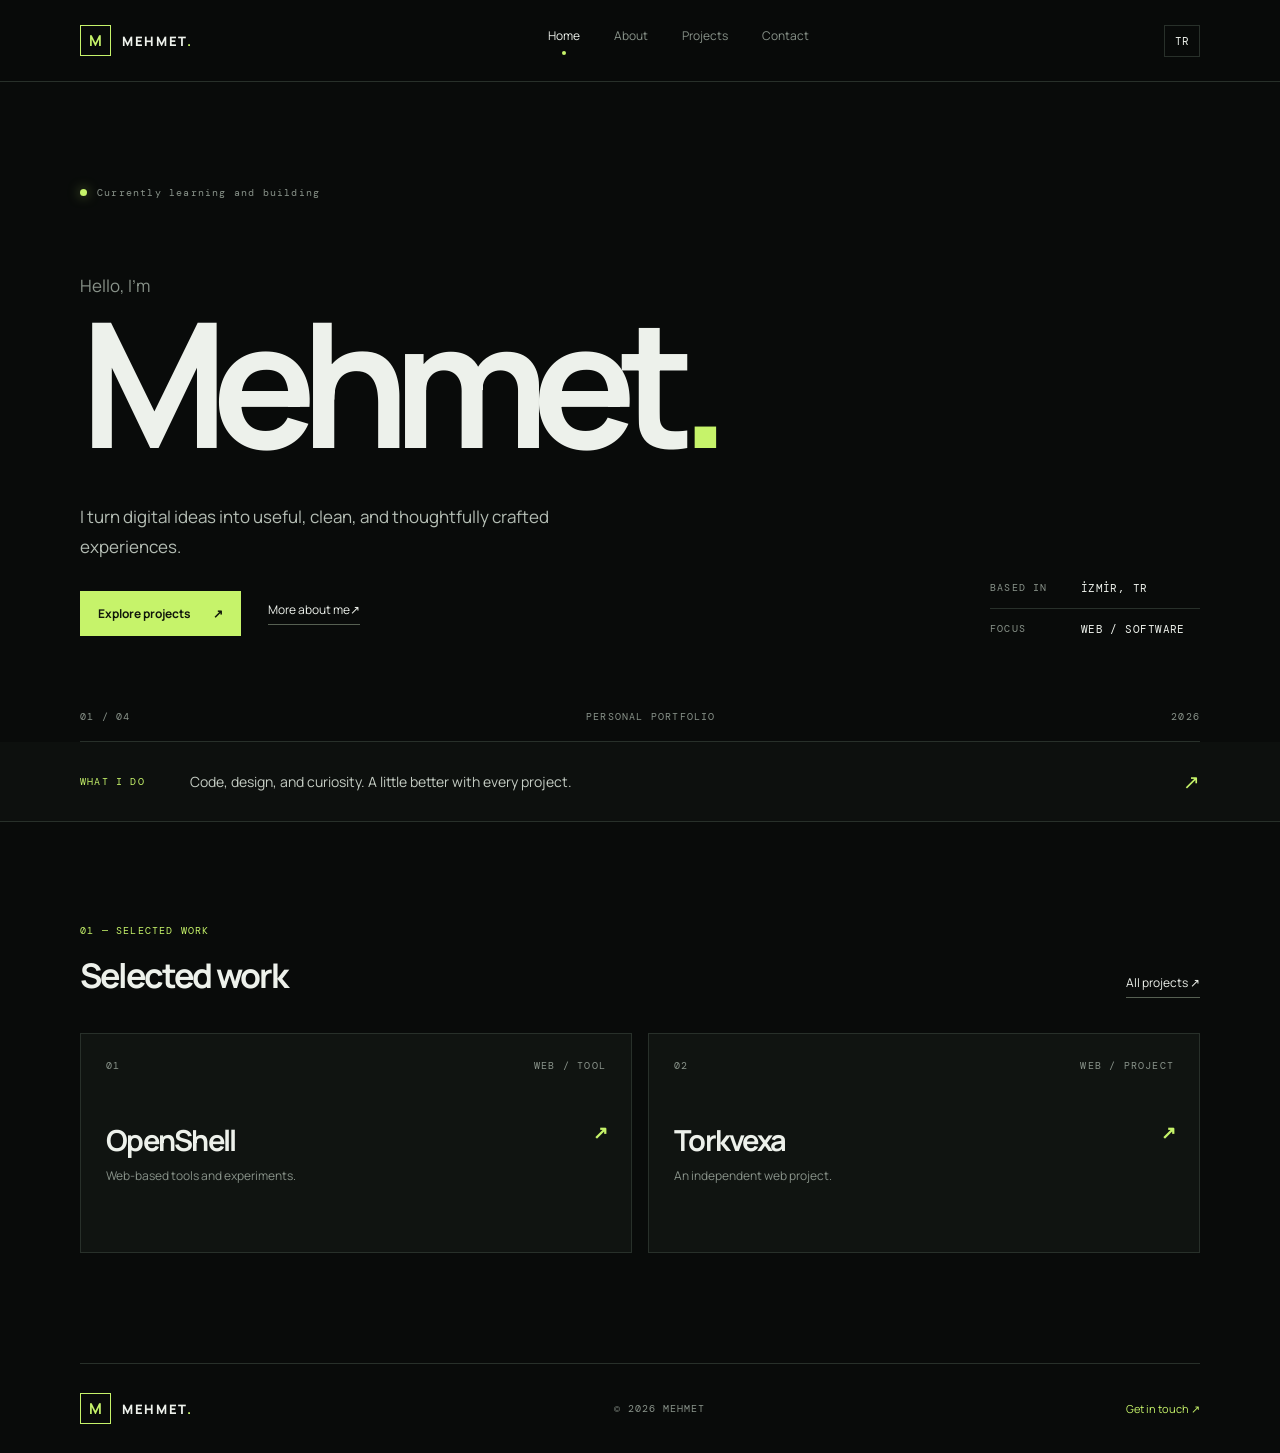
<file: index.html>
<!doctype html>
<html lang="en">
<head>
  <meta charset="utf-8"><meta name="viewport" content="width=device-width, initial-scale=1">
  <meta name="theme-color" content="#090b0a"><meta name="description" content="Mehmet — developer portfolio.">
  <title>Mehmet — Developer</title><link rel="stylesheet" href="assets/css/style.css">
  <script src="assets/js/main.js" defer></script>
</head>
<body>
<header class="site-header"><a class="brand" href="index.html"><span class="brand-mark">M</span><span>MEHMET<span class="brand-dot">.</span></span></a>
<nav class="nav" id="nav"><a class="active" href="index.html" data-tr="Ana Sayfa" data-en="Home">Home</a><a href="about.html" data-tr="Hakkımda" data-en="About">About</a><a href="projects.html" data-tr="Projeler" data-en="Projects">Projects</a><a href="contact.html" data-tr="İletişim" data-en="Contact">Contact</a></nav>
<div class="header-actions"><button class="lang-toggle" type="button" aria-label="Change language">TR</button><button class="menu-toggle" type="button" aria-label="Open menu"><span></span><span></span></button></div></header>
<main>
<section class="hero page-wrap">
  <div class="eyebrow"><span class="status-dot"></span><span data-tr="Şu anda yeni şeyler öğreniyorum" data-en="Currently learning and building">Currently learning and building</span></div>
  <p class="hero-kicker" data-tr="Merhaba, ben" data-en="Hello, I'm">Hello, I'm</p>
  <h1>Mehmet<span class="accent">.</span></h1>
  <div class="hero-bottom"><div><p class="hero-lead" data-tr="Dijital fikirleri işlevsel, sade ve özenli deneyimlere dönüştürüyorum." data-en="I turn digital ideas into useful, clean, and thoughtfully crafted experiences.">I turn digital ideas into useful, clean, and thoughtfully crafted experiences.</p><div class="hero-cta"><a class="button button-primary" href="projects.html"><span data-tr="Projelerimi keşfet" data-en="Explore projects">Explore projects</span><span>↗</span></a><a class="text-link" href="about.html"><span data-tr="Daha fazlası" data-en="More about me">More about me</span><span>↗</span></a></div></div>
  <div class="hero-meta"><span>BASED IN</span><strong>İZMİR, TR</strong><span class="meta-line"></span><span>FOCUS</span><strong>WEB / SOFTWARE</strong></div></div>
  <div class="hero-index"><span>01 / 04</span><span>PERSONAL PORTFOLIO</span><span>2026</span></div>
</section>
<section class="intro-strip"><div class="page-wrap strip-inner"><span class="strip-label" data-tr="NE YAPIYORUM" data-en="WHAT I DO">WHAT I DO</span><p data-tr="Kod, tasarım ve merak. Her projede biraz daha iyisi." data-en="Code, design, and curiosity. A little better with every project.">Code, design, and curiosity. A little better with every project.</p><a href="about.html" aria-label="About">↗</a></div></section>
<section class="featured page-wrap"><div class="section-heading"><div><span class="eyebrow-number">01 — SELECTED WORK</span><h2 data-tr="Öne çıkan işler" data-en="Selected work">Selected work</h2></div><a class="text-link" href="projects.html"><span data-tr="Tüm projeler" data-en="All projects">All projects</span> ↗</a></div>
<div class="project-grid">
<a class="project-card" href="projects.html#openshell"><div class="project-top"><span>01</span><span>WEB / TOOL</span></div><h3>OpenShell<span>↗</span></h3><p data-tr="Web tabanlı araç ve deneyler." data-en="Web-based tools and experiments.">Web-based tools and experiments.</p></a>
<a class="project-card" href="projects.html#torkvexa"><div class="project-top"><span>02</span><span>WEB / PROJECT</span></div><h3>Torkvexa<span>↗</span></h3><p data-tr="Bağımsız bir web projesi." data-en="An independent web project.">An independent web project.</p></a>
</div></section>
</main>
<footer class="site-footer page-wrap"><a class="brand" href="index.html"><span class="brand-mark">M</span><span>MEHMET<span class="brand-dot">.</span></span></a><span>© 2026 MEHMET</span><a href="contact.html" data-tr="İletişime geç ↗" data-en="Get in touch ↗">Get in touch ↗</a></footer>
</body></html>
</file>
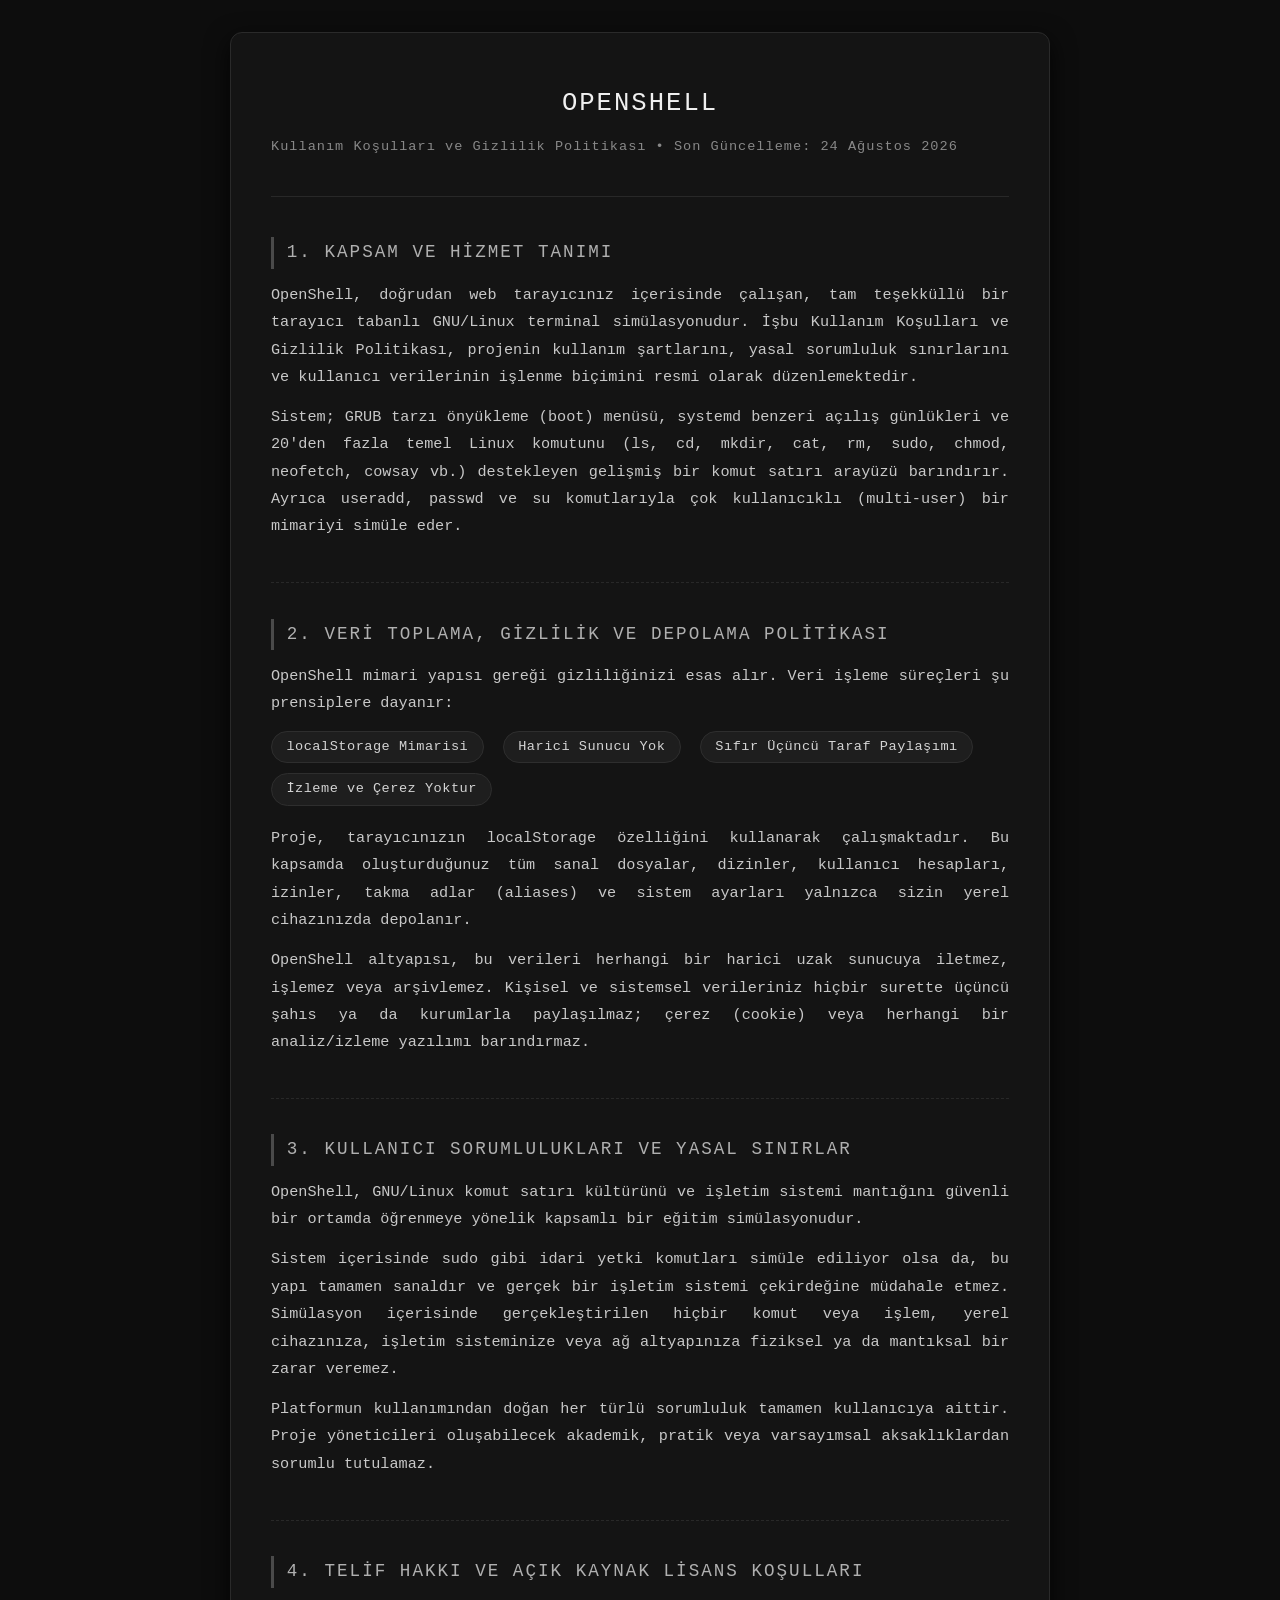
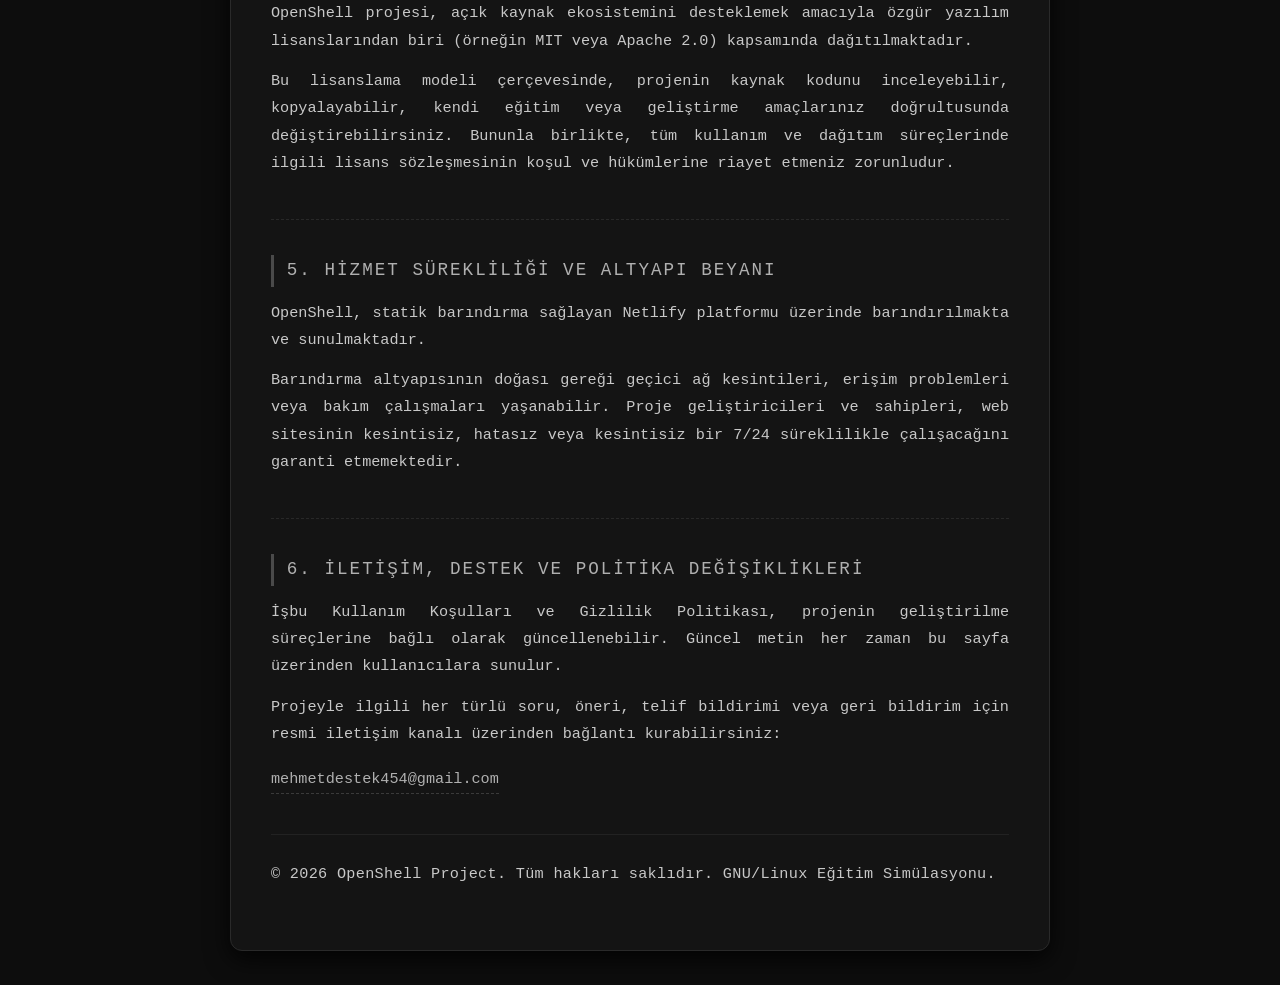
<file: openshell/policy/index.html>
<!DOCTYPE html>
<html lang="tr">
<head>
    <meta charset="UTF-8">
    <title>OpenShell - Kullanım Koşulları ve Gizlilik Politikası</title>
    <style>
        * {
            margin: 0;
            padding: 0;
            box-sizing: border-box;
        }

        body {
            background-color: #0d0d0d;
            color: #e0e0e0;
            font-family: 'Courier New', monospace;
            line-height: 1.8;
            padding: 2rem 1rem;
            min-height: 100vh;
            display: flex;
            justify-content: center;
            align-items: center;
        }

        main {
            max-width: 820px;
            width: 100%;
            background: #141414;
            padding: 3rem 2.5rem;
            border: 1px solid #2a2a2a;
            border-radius: 12px;
            box-shadow: 0 8px 24px rgba(0,0,0,0.8);
        }

        header {
            margin-bottom: 2.5rem;
            border-bottom: 1px solid #282828;
            padding-bottom: 1.5rem;
            text-align: center;
        }

        header h1 {
            font-size: 1.6rem;
            font-weight: 400;
            letter-spacing: 2px;
            text-transform: uppercase;
            color: #f0f0f0;
            margin-bottom: 0.5rem;
        }

        header p.meta {
            font-size: 0.85rem;
            color: #888;
            letter-spacing: 1px;
        }

        section {
            margin-bottom: 2.2rem;
            border-bottom: 1px dashed #282828;
            padding-bottom: 1.8rem;
        }

        section:last-of-type {
            border-bottom: none;
            margin-bottom: 0;
            padding-bottom: 0;
        }

        h2 {
            font-size: 1.1rem;
            font-weight: 400;
            letter-spacing: 2px;
            text-transform: uppercase;
            color: #b0b0b0;
            margin-bottom: 0.8rem;
            border-left: 3px solid #4a4a4a;
            padding-left: 0.8rem;
        }

        h3 {
            font-size: 1rem;
            font-weight: 400;
            color: #d0d0d0;
            margin-top: 1rem;
            margin-bottom: 0.4rem;
        }

        p {
            color: #c8c8c8;
            font-size: 0.95rem;
            margin-bottom: 0.8rem;
            text-align: justify;
        }

        ul {
            list-style: none;
            display: flex;
            flex-wrap: wrap;
            gap: 0.6rem 1.2rem;
            margin: 0.8rem 0 1.2rem 0;
        }

        ul li {
            font-size: 0.85rem;
            background: #1e1e1e;
            padding: 0.2rem 0.9rem;
            border-radius: 20px;
            border: 1px solid #2e2e2e;
            color: #d4d4d4;
            letter-spacing: 0.5px;
        }

        a {
            color: #9ac7d4;
            text-decoration: none;
            border-bottom: 1px dotted #3a5a5a;
            transition: color 0.2s, border-color 0.2s;
            font-size: 0.95rem;
        }

        a:hover {
            color: #c0e0e8;
            border-bottom-color: #7aaab8;
        }

        .email {
            display: inline-block;
            margin-top: 0.3rem;
            color: #b0b0b0;
            border-bottom: 1px dashed #3a3a3a;
        }

        .email:hover {
            color: #d4d4d4;
            border-bottom-color: #6a6a6a;
        }

        footer {
            margin-top: 2.5rem;
            padding-top: 1.5rem;
            border-top: 1px solid #222;
            font-size: 0.75rem;
            color: #606060;
            text-align: center;
            letter-spacing: 0.3px;
            line-height: 2;
        }

        @media (max-width: 480px) {
            main {
                padding: 1.5rem 1rem;
            }
            ul {
                gap: 0.4rem 0.8rem;
            }
            ul li {
                font-size: 0.8rem;
            }
        }
    </style>
</head>
<body>
    <main>
        <header>
            <h1>OpenShell</h1>
            <p class="meta">Kullanım Koşulları ve Gizlilik Politikası &bull; Son Güncelleme: 24 Ağustos 2026</p>
        </header>

        <section>
            <h2>1. Kapsam ve Hizmet Tanımı</h2>
            <p>OpenShell, doğrudan web tarayıcınız içerisinde çalışan, tam teşekküllü bir tarayıcı tabanlı GNU/Linux terminal simülasyonudur. İşbu Kullanım Koşulları ve Gizlilik Politikası, projenin kullanım şartlarını, yasal sorumluluk sınırlarını ve kullanıcı verilerinin işlenme biçimini resmi olarak düzenlemektedir.</p>
            <p>Sistem; GRUB tarzı önyükleme (boot) menüsü, systemd benzeri açılış günlükleri ve 20'den fazla temel Linux komutunu (ls, cd, mkdir, cat, rm, sudo, chmod, neofetch, cowsay vb.) destekleyen gelişmiş bir komut satırı arayüzü barındırır. Ayrıca useradd, passwd ve su komutlarıyla çok kullanıcıklı (multi-user) bir mimariyi simüle eder.</p>
        </section>

        <section>
            <h2>2. Veri Toplama, Gizlilik ve Depolama Politikası</h2>
            <p>OpenShell mimari yapısı gereği gizliliğinizi esas alır. Veri işleme süreçleri şu prensiplere dayanır:</p>
            <ul>
                <li>localStorage Mimarisi</li>
                <li>Harici Sunucu Yok</li>
                <li>Sıfır Üçüncü Taraf Paylaşımı</li>
                <li>İzleme ve Çerez Yoktur</li>
            </ul>
            <p>Proje, tarayıcınızın <code>localStorage</code> özelliğini kullanarak çalışmaktadır. Bu kapsamda oluşturduğunuz tüm sanal dosyalar, dizinler, kullanıcı hesapları, izinler, takma adlar (aliases) ve sistem ayarları yalnızca sizin yerel cihazınızda depolanır.</p>
            <p>OpenShell altyapısı, bu verileri herhangi bir harici uzak sunucuya iletmez, işlemez veya arşivlemez. Kişisel ve sistemsel verileriniz hiçbir surette üçüncü şahıs ya da kurumlarla paylaşılmaz; çerez (cookie) veya herhangi bir analiz/izleme yazılımı barındırmaz.</p>
        </section>

        <section>
            <h2>3. Kullanıcı Sorumlulukları ve Yasal Sınırlar</h2>
            <p>OpenShell, GNU/Linux komut satırı kültürünü ve işletim sistemi mantığını güvenli bir ortamda öğrenmeye yönelik kapsamlı bir eğitim simülasyonudur.</p>
            <p>Sistem içerisinde <code>sudo</code> gibi idari yetki komutları simüle ediliyor olsa da, bu yapı tamamen sanaldır ve gerçek bir işletim sistemi çekirdeğine müdahale etmez. Simülasyon içerisinde gerçekleştirilen hiçbir komut veya işlem, yerel cihazınıza, işletim sisteminize veya ağ altyapınıza fiziksel ya da mantıksal bir zarar veremez.</p>
            <p>Platformun kullanımından doğan her türlü sorumluluk tamamen kullanıcıya aittir. Proje yöneticileri oluşabilecek akademik, pratik veya varsayımsal aksaklıklardan sorumlu tutulamaz.</p>
        </section>

        <section>
            <h2>4. Telif Hakkı ve Açık Kaynak Lisans Koşulları</h2>
            <p>OpenShell projesi, açık kaynak ekosistemini desteklemek amacıyla özgür yazılım lisanslarından biri (örneğin MIT veya Apache 2.0) kapsamında dağıtılmaktadır.</p>
            <p>Bu lisanslama modeli çerçevesinde, projenin kaynak kodunu inceleyebilir, kopyalayabilir, kendi eğitim veya geliştirme amaçlarınız doğrultusunda değiştirebilirsiniz. Bununla birlikte, tüm kullanım ve dağıtım süreçlerinde ilgili lisans sözleşmesinin koşul ve hükümlerine riayet etmeniz zorunludur.</p>
        </section>

        <section>
            <h2>5. Hizmet Sürekliliği ve Altyapı Beyanı</h2>
            <p>OpenShell, statik barındırma sağlayan Netlify platformu üzerinde barındırılmakta ve sunulmaktadır.</p>
            <p>Barındırma altyapısının doğası gereği geçici ağ kesintileri, erişim problemleri veya bakım çalışmaları yaşanabilir. Proje geliştiricileri ve sahipleri, web sitesinin kesintisiz, hatasız veya kesintisiz bir 7/24 süreklilikle çalışacağını garanti etmemektedir.</p>
        </section>

        <section>
            <h2>6. İletişim, Destek ve Politika Değişiklikleri</h2>
            <p>İşbu Kullanım Koşulları ve Gizlilik Politikası, projenin geliştirilme süreçlerine bağlı olarak güncellenebilir. Güncel metin her zaman bu sayfa üzerinden kullanıcılara sunulur.</p>
            <p>Projeyle ilgili her türlü soru, öneri, telif bildirimi veya geri bildirim için resmi iletişim kanalı üzerinden bağlantı kurabilirsiniz:</p>
            <p><a href="mailto:mehmetdestek454@gmail.com" class="email">mehmetdestek454@gmail.com</a></p>
        </section>

        <footer>
            <p>&copy; 2026 OpenShell Project. Tüm hakları saklıdır. GNU/Linux Eğitim Simülasyonu.</p>
        </footer>
    </main>
</body>
  </html>
</file>
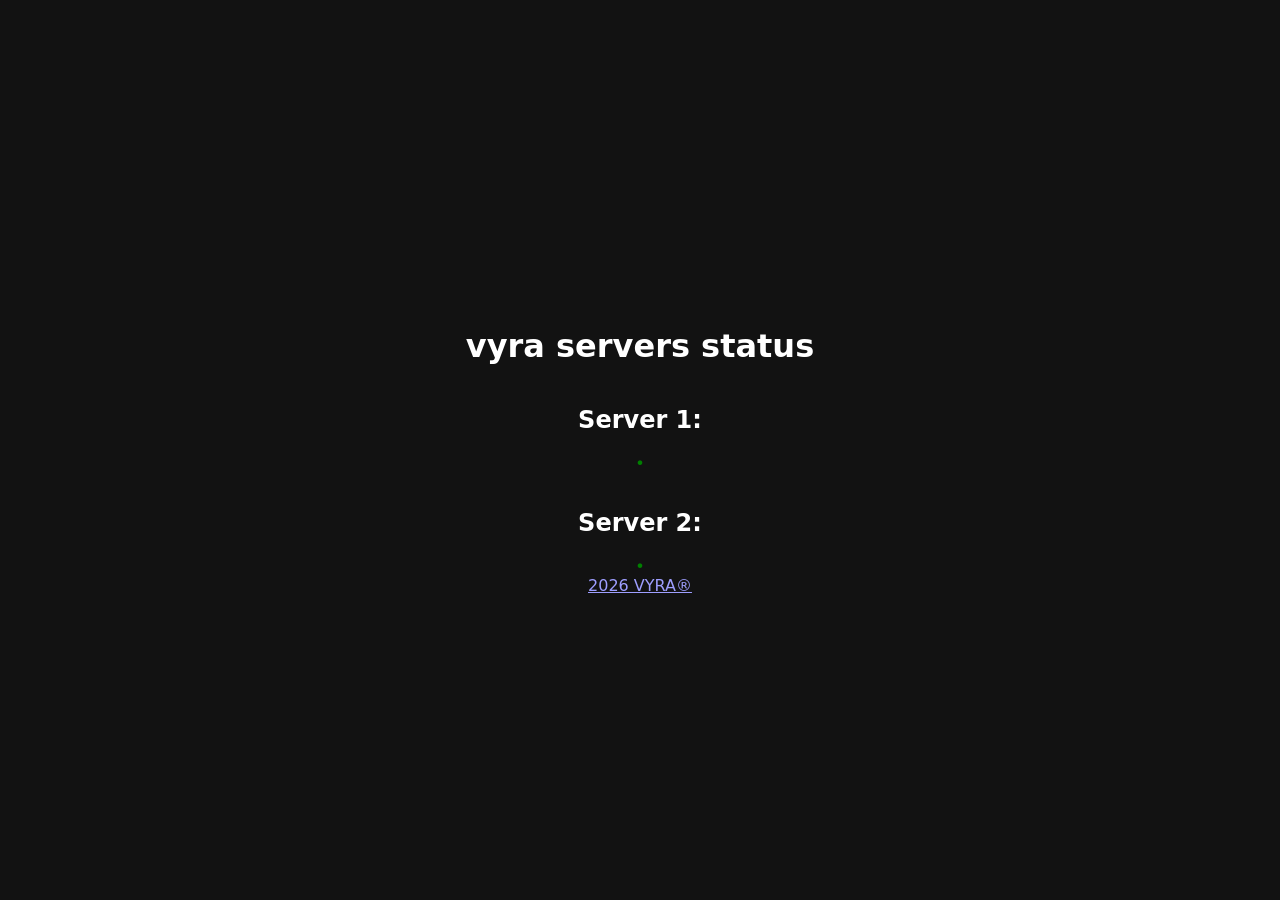
<file: vyra/servers/index.html>
<!doctype html>
<html lang="tr">
<head>
  <meta charset="UTF-8">
  <meta name="viewport" content="width=device-width, initial-scale=1.0">
  <title>Vyra Servers Status</title>
  <style>
    :root {
      color-scheme: dark;
    }

    body {
      display: flex;
      flex-direction: column;
      align-items: center;
      justify-content: center;
      min-height: 100vh;
      margin: 0;
      font-family: system-ui, sans-serif;
      text-align: center;
    }

    main {
      display: flex;
      flex-direction: column;
      align-items: center;
      gap: 1rem;
    }

    section {
      display: flex;
      flex-direction: column;
      align-items: center;
    }

    s1, s2 {
      color: green;
    }
  </style>
</head>
<body>

  <header><h1>vyra servers status</h1></header>
  <main>
    <section>
      <h1>Server 1:</h1>
      <s1>•</s1>
    </section>
    <section>
      <h1>Server 2:</h1>
      <s2>•</s2>
    </section>
  </main>
  <footer>
    <a href="https://vyra.is-best.net">2026 VYRA®</a>
  </footer>

</body>
</html>
</file>
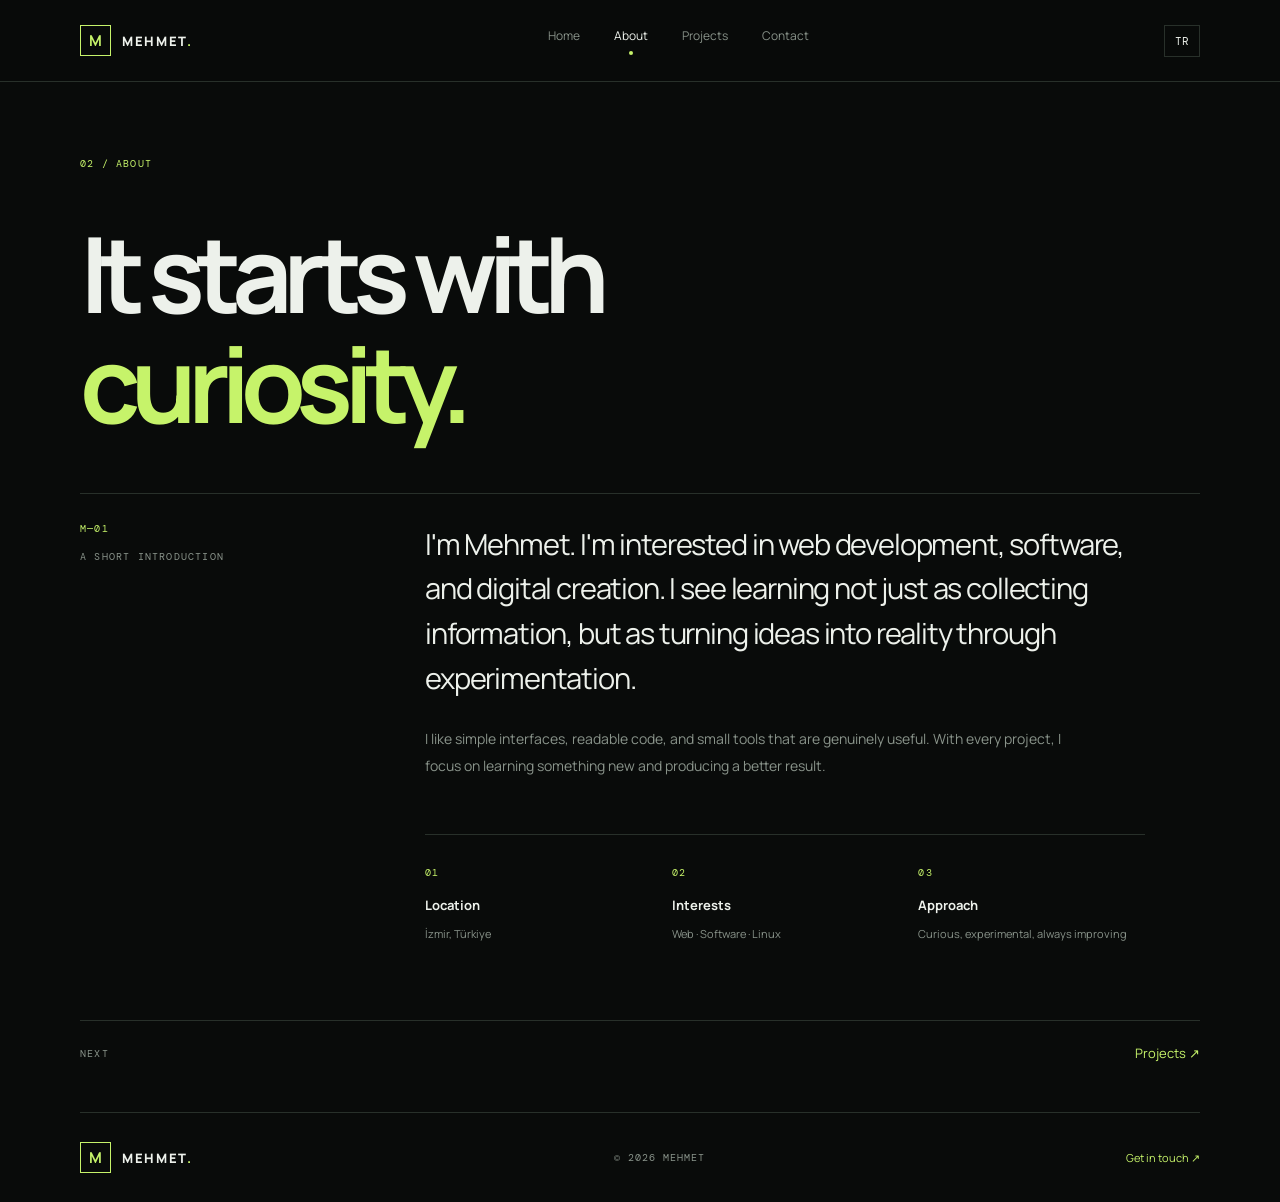
<file: about.html>
<!doctype html>
<html lang="en"><head><meta charset="utf-8"><meta name="viewport" content="width=device-width, initial-scale=1"><meta name="theme-color" content="#090b0a"><title>About — Mehmet</title><link rel="stylesheet" href="assets/css/style.css"><script src="assets/js/main.js" defer></script></head>
<body><header class="site-header"><a class="brand" href="index.html"><span class="brand-mark">M</span><span>MEHMET<span class="brand-dot">.</span></span></a><nav class="nav" id="nav"><a href="index.html" data-tr="Ana Sayfa" data-en="Home">Home</a><a class="active" href="about.html" data-tr="Hakkımda" data-en="About">About</a><a href="projects.html" data-tr="Projeler" data-en="Projects">Projects</a><a href="contact.html" data-tr="İletişim" data-en="Contact">Contact</a></nav><div class="header-actions"><button class="lang-toggle" type="button" aria-label="Change language">TR</button><button class="menu-toggle" type="button" aria-label="Open menu"><span></span><span></span></button></div></header>
<main class="page-wrap inner-page"><div class="page-eyebrow">02 / ABOUT</div><h1 class="page-title" data-tr="Merakla <em>başlar.</em>" data-en="It starts with <em>curiosity.</em>">It starts with <em>curiosity.</em></h1>
<div class="about-layout"><div class="about-aside"><span class="aside-number">M—01</span><span data-tr="KISA BİR TANITIM" data-en="A SHORT INTRODUCTION">A SHORT INTRODUCTION</span></div><div class="about-copy"><p class="large-copy" data-tr="Ben Mehmet. Web geliştirme, yazılım ve dijital üretimle ilgileniyorum. Öğrenmeyi yalnızca bilgi toplamak değil, fikirleri deneyerek gerçeğe dönüştürmek olarak görüyorum." data-en="I'm Mehmet. I'm interested in web development, software, and digital creation. I see learning not just as collecting information, but as turning ideas into reality through experimentation.">I'm Mehmet. I'm interested in web development, software, and digital creation. I see learning not just as collecting information, but as turning ideas into reality through experimentation.</p><p data-tr="Sade arayüzleri, anlaşılır kodu ve gerçekten işe yarayan küçük araçları seviyorum. Her projede yeni bir şey öğrenmeye ve daha iyi bir sonuç çıkarmaya odaklanıyorum." data-en="I like simple interfaces, readable code, and small tools that are genuinely useful. With every project, I focus on learning something new and producing a better result.">I like simple interfaces, readable code, and small tools that are genuinely useful. With every project, I focus on learning something new and producing a better result.</p>
<div class="about-facts"><div><span>01</span><strong data-tr="Konum" data-en="Location">Location</strong><p>İzmir, Türkiye</p></div><div><span>02</span><strong data-tr="İlgi alanları" data-en="Interests">Interests</strong><p>Web · Software · Linux</p></div><div><span>03</span><strong data-tr="Yaklaşım" data-en="Approach">Approach</strong><p data-tr="Meraklı, deneysel, sürekli gelişen" data-en="Curious, experimental, always improving">Curious, experimental, always improving</p></div></div>
</div></div><div class="page-next"><span data-tr="SONRAKİ" data-en="NEXT">NEXT</span><a href="projects.html">Projects ↗</a></div></main>
<footer class="site-footer page-wrap"><a class="brand" href="index.html"><span class="brand-mark">M</span><span>MEHMET<span class="brand-dot">.</span></span></a><span>© 2026 MEHMET</span><a href="contact.html" data-tr="İletişime geç ↗" data-en="Get in touch ↗">Get in touch ↗</a></footer></body></html>
</file>
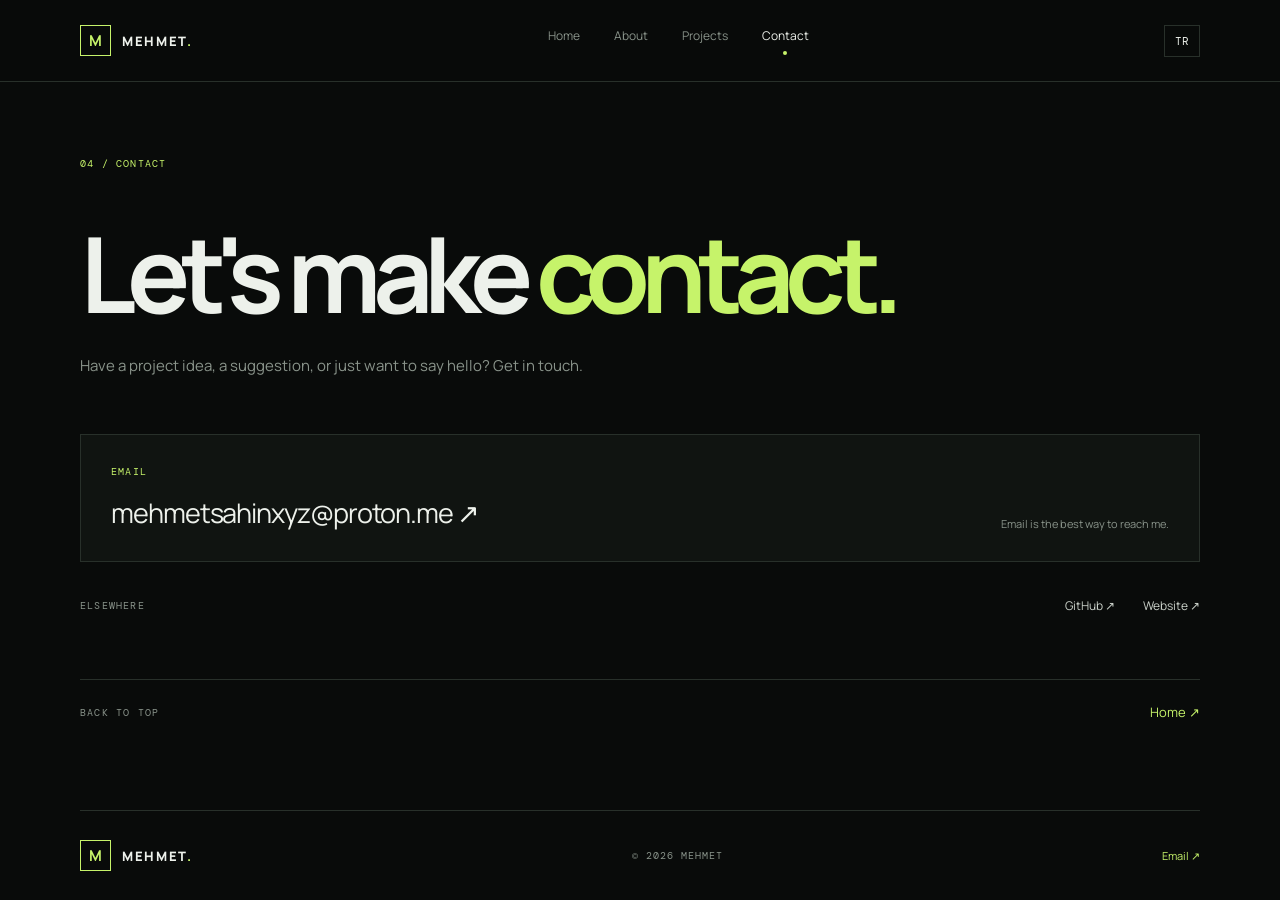
<file: contact.html>
<!doctype html>
<html lang="en"><head><meta charset="utf-8"><meta name="viewport" content="width=device-width, initial-scale=1"><meta name="theme-color" content="#090b0a"><title>Contact — Mehmet</title><link rel="stylesheet" href="assets/css/style.css"><script src="assets/js/main.js" defer></script></head>
<body><header class="site-header"><a class="brand" href="index.html"><span class="brand-mark">M</span><span>MEHMET<span class="brand-dot">.</span></span></a><nav class="nav" id="nav"><a href="index.html" data-tr="Ana Sayfa" data-en="Home">Home</a><a href="about.html" data-tr="Hakkımda" data-en="About">About</a><a href="projects.html" data-tr="Projeler" data-en="Projects">Projects</a><a class="active" href="contact.html" data-tr="İletişim" data-en="Contact">Contact</a></nav><div class="header-actions"><button class="lang-toggle" type="button" aria-label="Change language">TR</button><button class="menu-toggle" type="button" aria-label="Open menu"><span></span><span></span></button></div></header>
<main class="page-wrap inner-page contact-page"><div class="page-eyebrow">04 / CONTACT</div><h1 class="page-title" data-tr="Bir şeyler <em>konuşalım.</em>" data-en="Let's make <em>contact.</em>">Let's make <em>contact.</em></h1><p class="page-intro" data-tr="Bir proje fikrin, önerin veya sadece merhaba demek için mesajın mı var? Bana ulaş." data-en="Have a project idea, a suggestion, or just want to say hello? Get in touch.">Have a project idea, a suggestion, or just want to say hello? Get in touch.</p>
<div class="contact-panel"><div><span class="contact-label" data-tr="E-POSTA" data-en="EMAIL">EMAIL</span><a class="email-link" href="mailto:mehmetsahinxyz@proton.me">mehmetsahinxyz@proton.me ↗</a></div><div class="contact-note" data-tr="Genellikle e-posta üzerinden ulaşabilirsin." data-en="Email is the best way to reach me.">Email is the best way to reach me.</div></div>
<div class="social-row"><span data-tr="BAĞLANTILAR" data-en="ELSEWHERE">ELSEWHERE</span><a href="https://github.com/0xmht" target="_blank" rel="noopener">GitHub ↗</a><a href="https://mehmet.is-a.dev" target="_blank" rel="noopener">Website ↗</a></div><div class="page-next"><span data-tr="BAŞA DÖN" data-en="BACK TO TOP">BACK TO TOP</span><a href="index.html">Home ↗</a></div></main>
<footer class="site-footer page-wrap"><a class="brand" href="index.html"><span class="brand-mark">M</span><span>MEHMET<span class="brand-dot">.</span></span></a><span>© 2026 MEHMET</span><a href="mailto:mehmetsahinxyz@proton.me">Email ↗</a></footer></body></html>
</file>
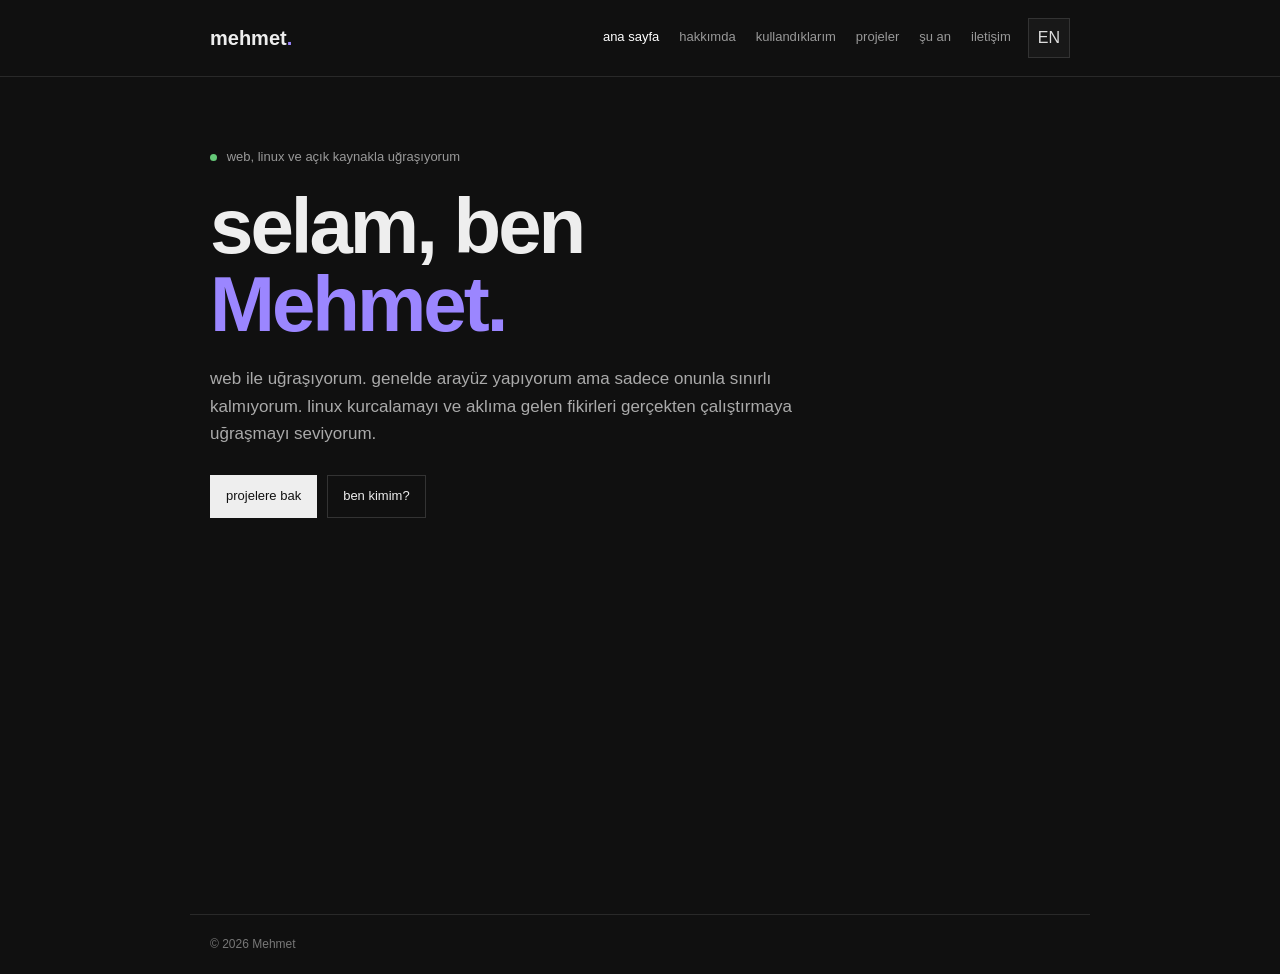
<file: index-1.html>
<!doctype html>
<html lang="tr">
<head>
<meta charset="UTF-8">
<meta name="viewport" content="width=device-width, initial-scale=1">
<meta name="description" content="mehmet'in kişisel web sitesi">
<meta name="theme-color" content="#101010">
<title>mehmet.</title>

<style>
*{box-sizing:border-box}
html{scroll-behavior:smooth}
body{
    margin:0;
    background:#101010;
    color:#eee;
    font-family:Arial,Helvetica,sans-serif;
    line-height:1.6;
}
a{color:inherit;text-decoration:none}
button{font:inherit}

header{
    border-bottom:1px solid #292929;
    background:#101010;
}
.nav{
    max-width:900px;
    margin:auto;
    padding:18px 20px;
    display:flex;
    align-items:center;
    justify-content:space-between;
}
.logo{font-size:20px;font-weight:bold}
.logo span{color:#9b86ff}

nav{display:flex;align-items:center;gap:4px}
nav a{
    color:#999;
    font-size:13px;
    padding:6px 8px;
}
nav a:hover,nav a.active{color:#fff}

#language{
    margin-left:5px;
    padding:6px 9px;
    background:#181818;
    color:#ddd;
    border:1px solid #333;
    cursor:pointer;
}

.wrapper{
    max-width:900px;
    margin:auto;
    padding-left:20px;
    padding-right:20px;
}

.page{
    display:none;
    min-height:calc(100vh - 63px);
    padding:70px 0;
}
.page.active{display:block}

.hero{
    display:flex;
    align-items:center;
}
.hero-content{max-width:720px}

.status{
    color:#999;
    font-size:13px;
    margin-bottom:20px;
}
.dot{
    display:inline-block;
    width:7px;
    height:7px;
    border-radius:50%;
    background:#65c878;
    margin-right:6px;
}

h1{
    margin:0;
    font-size:clamp(48px,8vw,78px);
    line-height:1;
    letter-spacing:-3px;
}
.highlight{color:#9b86ff}

.hero-text{
    max-width:620px;
    margin-top:22px;
    color:#aaa;
    font-size:17px;
}

.actions{
    display:flex;
    gap:10px;
    flex-wrap:wrap;
    margin-top:28px;
}
.button{
    padding:10px 15px;
    border:1px solid #333;
    font-size:13px;
}
.button:hover{background:#191919}
.main-button{
    background:#eee;
    color:#111;
    border-color:#eee;
}
.main-button:hover{background:#ccc}

.section-title{
    max-width:680px;
    margin-bottom:35px;
}
.label{
    color:#9b86ff;
    font-size:11px;
    letter-spacing:1px;
    text-transform:uppercase;
}
h2{
    margin:7px 0 0;
    font-size:clamp(34px,5vw,46px);
    letter-spacing:-1px;
    line-height:1.15;
}
.lead{
    margin-top:15px;
    color:#aaa;
}

.grid{
    display:grid;
    grid-template-columns:1.4fr .7fr;
    gap:15px;
}

.box{
    background:#181818;
    border:1px solid #292929;
    padding:22px;
}
.box h3{margin-top:0;font-size:18px}
.box p{color:#aaa}

.info{
    list-style:none;
    padding:0;
    margin:0;
}
.info li{
    display:flex;
    justify-content:space-between;
    gap:15px;
    padding:11px 0;
    border-bottom:1px solid #292929;
    font-size:13px;
}
.info li:last-child{border-bottom:0}
.info li span:first-child{color:#888}

.tech-grid{
    display:grid;
    grid-template-columns:repeat(3,1fr);
    gap:10px;
}
.tech{
    background:#181818;
    border:1px solid #292929;
    padding:18px;
}
.tech strong{display:block}
.tech span{
    display:block;
    margin-top:5px;
    color:#999;
    font-size:12px;
}

.project{
    background:#181818;
    border:1px solid #292929;
    padding:23px;
}
.project + .project{margin-top:12px}
.project-top{
    display:flex;
    justify-content:space-between;
    align-items:center;
    gap:15px;
}
.project h3{margin:0}
.tag{
    color:#aaa;
    font-size:10px;
    border:1px solid #333;
    padding:4px 6px;
}
.project p{color:#aaa}
.project-link{
    display:inline-block;
    margin-top:10px;
    color:#a996ff;
    font-size:13px;
}

.now-list{
    list-style:none;
    margin:0;
    padding:0;
}
.now-list li{
    color:#aaa;
    padding:9px 0;
    border-bottom:1px solid #292929;
}
.now-list li:last-child{border-bottom:0}
.now-list li::before{
    content:"•";
    color:#9b86ff;
    margin-right:9px;
}

.contact{
    max-width:650px;
    background:#181818;
    border:1px solid #292929;
    padding:25px;
}
.contact p{color:#aaa}
.email{
    display:inline-block;
    margin-top:15px;
    color:#a996ff;
}
.socials{
    display:flex;
    gap:10px;
    margin-top:22px;
}
.socials a{
    border:1px solid #333;
    padding:8px 11px;
    font-size:13px;
    color:#bbb;
}
.socials a:hover{color:#fff}

footer{
    max-width:900px;
    margin:auto;
    padding:20px;
    border-top:1px solid #292929;
    color:#777;
    font-size:12px;
}

@media(max-width:700px){
    nav a{display:none}
    nav a.active{display:block}
    .grid{grid-template-columns:1fr}
    .tech-grid{grid-template-columns:repeat(2,1fr)}
}

@media(max-width:450px){
    .tech-grid{grid-template-columns:1fr}
}
</style>
</head>

<body>

<header>
<div class="nav">
    <a href="#home" class="logo">mehmet<span>.</span></a>

    <nav>
        <a href="#home" data-tr="ana sayfa" data-en="home">ana sayfa</a>
        <a href="#about" data-tr="hakkımda" data-en="about">hakkımda</a>
        <a href="#skills" data-tr="kullandıklarım" data-en="skills">kullandıklarım</a>
        <a href="#projects" data-tr="projeler" data-en="projects">projeler</a>
        <a href="#now" data-tr="şu an" data-en="now">şu an</a>
        <a href="#contact" data-tr="iletişim" data-en="contact">iletişim</a>
        <button id="language" type="button">EN</button>
    </nav>
</div>
</header>

<main>

<section class="page active" id="home">
<div class="wrapper hero">
<div class="hero-content">

<div class="status">
<span class="dot"></span>
<span data-tr="web, linux ve açık kaynakla uğraşıyorum" data-en="i mess around with web, linux and open source">
web, linux ve açık kaynakla uğraşıyorum
</span>
</div>

<h1>
<span data-tr="selam, ben" data-en="hi, i'm">selam, ben</span><br>
<span class="highlight">Mehmet.</span>
</h1>

<p class="hero-text"
data-tr="web ile uğraşıyorum. genelde arayüz yapıyorum ama sadece onunla sınırlı kalmıyorum. linux kurcalamayı ve aklıma gelen fikirleri gerçekten çalıştırmaya uğraşmayı seviyorum."
data-en="i work with web stuff. i usually build interfaces but i don't limit myself to that. i like messing around with linux and trying to make random ideas actually work.">
web ile uğraşıyorum. genelde arayüz yapıyorum ama sadece onunla sınırlı kalmıyorum. linux kurcalamayı ve aklıma gelen fikirleri gerçekten çalıştırmaya uğraşmayı seviyorum.
</p>

<div class="actions">
<a href="#projects" class="button main-button" data-tr="projelere bak" data-en="see projects">projelere bak</a>
<a href="#about" class="button" data-tr="ben kimim?" data-en="who am i?">ben kimim?</a>
</div>

</div>
</div>
</section>

<section class="page" id="about">
<div class="wrapper">

<div class="section-title">
<div class="label" data-tr="hakkımda" data-en="about">hakkımda</div>
<h2 data-tr="kod yazıyorum, bozuyorum, tekrar yapıyorum." data-en="i build stuff, break it and try again.">
kod yazıyorum, bozuyorum, tekrar yapıyorum.
</h2>
<p class="lead"
data-tr="çoğu şeyi okuyarak değil, yaparken öğreniyorum. bazen bu biraz daha uzun sürüyor ama daha eğlenceli."
data-en="i learn most things by building instead of just reading about them. sometimes it takes longer but it's more fun.">
çoğu şeyi okuyarak değil, yaparken öğreniyorum. bazen bu biraz daha uzun sürüyor ama daha eğlenceli.
</p>
</div>

<div class="grid">
<div class="box">
<h3 data-tr="kısaca ben" data-en="a little about me">kısaca ben</h3>

<p data-tr="ben Mehmet. web geliştirme ile ilgileniyorum ve öğrendiğim şeyleri küçük projelerde denemeyi seviyorum. bazen bir şeyin nasıl çalıştığını merak edip gereğinden fazla zaman harcadığım oluyor :) Linux kullanıyorum, açık kaynak projelerine bakıyorum ve ilgimi çeken teknolojileri kurcalıyorum."
data-en="i'm Mehmet. i'm interested in web development and like testing what i learn in small projects. sometimes i spend way too much time trying to understand how something works :) i use Linux, check out open source projects and explore technologies that catch my attention.">
ben Mehmet. web geliştirme ile ilgileniyorum ve öğrendiğim şeyleri küçük projelerde denemeyi seviyorum. bazen bir şeyin nasıl çalıştığını merak edip gereğinden fazla zaman harcadığım oluyor :) Linux kullanıyorum, açık kaynak projelerine bakıyorum ve ilgimi çeken teknolojileri kurcalıyorum.
</p>

<p style="margin-top:15px"
data-tr="siteyi de bilerek framework kullanmadan yaptım. çünkü bazen düz HTML, CSS ve JavaScript ile uğraşmak daha mantıklı geliyor."
data-en="i intentionally built this site without a framework too. sometimes plain HTML, CSS and JavaScript just makes more sense.">
siteyi de bilerek framework kullanmadan yaptım. çünkü bazen düz HTML, CSS ve JavaScript ile uğraşmak daha mantıklı geliyor.
</p>
</div>

<div class="box">
<ul class="info">
<li><span>focus</span><span>web</span></li>
<li><span>os</span><span>linux</span></li>
<li><span>sevdiğim</span><span>open source</span></li>
<li><span>git</span><span>evet :)</span></li>
</ul>
</div>
</div>

</div>
</section>

<section class="page" id="skills">
<div class="wrapper">

<div class="section-title">
<div class="label" data-tr="kullandıklarım" data-en="skills">kullandıklarım</div>
<h2 data-tr="araçlar ve başka şeyler." data-en="tools and other stuff.">araçlar ve başka şeyler.</h2>
<p class="lead"
data-tr="her şeyi biliyorum gibi davranmayacağım. bunlar kullandığım ve öğrenmeye devam ettiğim şeyler."
data-en="i'm not going to pretend i know everything. these are the things i use and keep learning.">
her şeyi biliyorum gibi davranmayacağım. bunlar kullandığım ve öğrenmeye devam ettiğim şeyler.
</p>
</div>

<div class="tech-grid">
<div class="tech"><strong>HTML</strong><span data-tr="sayfaları yapmak için" data-en="for building pages">sayfaları yapmak için</span></div>
<div class="tech"><strong>CSS</strong><span data-tr="daha az çirkin görünmesi için" data-en="to make things less ugly">daha az çirkin görünmesi için</span></div>
<div class="tech"><strong>JavaScript</strong><span data-tr="sayfaya biraz hayat katmak için" data-en="to make pages do things">sayfaya biraz hayat katmak için</span></div>
<div class="tech"><strong>Python</strong><span data-tr="küçük araçlar ve denemeler" data-en="small tools and experiments">küçük araçlar ve denemeler</span></div>
<div class="tech"><strong>Linux</strong><span data-tr="günlük kullandığım ortam" data-en="my daily environment">günlük kullandığım ortam</span></div>
<div class="tech"><strong>Git</strong><span data-tr="bir şeyleri kaybetmemek için" data-en="so i don't lose stuff">bir şeyleri kaybetmemek için</span></div>
</div>

</div>
</section>

<section class="page" id="projects">
<div class="wrapper">

<div class="section-title">
<div class="label" data-tr="projeler" data-en="projects">projeler</div>
<h2 data-tr="yaptığım bazı şeyler." data-en="some stuff i've made.">yaptığım bazı şeyler.</h2>
<p class="lead"
data-tr="genelde bir şeyi öğrenmek için başlıyorum. sonra proje büyüyor ve ne olduğunu ben de tam anlamıyorum."
data-en="usually i start to learn something. then the project grows and i'm not always sure what it became.">
genelde bir şeyi öğrenmek için başlıyorum. sonra proje büyüyor ve ne olduğunu ben de tam anlamıyorum.
</p>
</div>

<article class="project">
<div class="project-top">
<h3>OpenShell</h3>
<span class="tag">WEB / LINUX</span>
</div>

<p data-tr="başta sadece birkaç terminal komutunu taklit etmek için yapmıştım. sonra komut sistemi büyüdü ve küçük bir Linux deneyine dönüştü. tarayıcıda çalışıyor ve terminal mantığını denemek için yapılmış bir proje."
data-en="at first i only wanted to imitate a few terminal commands. then the command system grew and it turned into a small Linux experiment. it runs in the browser and was made to explore terminal concepts.">
başta sadece birkaç terminal komutunu taklit etmek için yapmıştım. sonra komut sistemi büyüdü ve küçük bir Linux deneyine dönüştü. tarayıcıda çalışıyor ve terminal mantığını denemek için yapılmış bir proje.
</p>

<a class="project-link" href="https://0xmht.dev.tc/OpenShell" target="_blank" rel="noopener noreferrer"
data-tr="OpenShell'i aç →" data-en="open OpenShell →">OpenShell'i aç →</a>
</article>

</div>
</section>

<section class="page" id="now">
<div class="wrapper">

<div class="section-title">
<div class="label" data-tr="şu an" data-en="now">şu an</div>
<h2 data-tr="şu sıralar ne yapıyorum?" data-en="what am i doing lately?">şu sıralar ne yapıyorum?</h2>
<p class="lead"
data-tr="bu bölüm zaman zaman değişebilir. yani burada yazanlar birkaç ay sonra farklı olabilir."
data-en="this section might change sometimes. so what's here in a few months could be different.">
bu bölüm zaman zaman değişebilir. yani burada yazanlar birkaç ay sonra farklı olabilir.
</p>
</div>

<div class="box" style="max-width:650px">
<ul class="now-list">
<li data-tr="OpenShell üzerinde çalışıyorum ve yeni fikirler deniyorum" data-en="working on OpenShell and trying new ideas">OpenShell üzerinde çalışıyorum ve yeni fikirler deniyorum</li>
<li data-tr="JavaScript tarafında daha fazla şey öğreniyorum" data-en="learning more JavaScript stuff">JavaScript tarafında daha fazla şey öğreniyorum</li>
<li data-tr="Linux tarafını daha fazla kurcalıyorum" data-en="exploring Linux more">Linux tarafını daha fazla kurcalıyorum</li>
<li data-tr="aklıma gelen proje fikirlerini bir yere not alıyorum" data-en="writing down project ideas when they appear">aklıma gelen proje fikirlerini bir yere not alıyorum</li>
</ul>
</div>

</div>
</section>

<section class="page" id="contact">
<div class="wrapper">

<div class="section-title">
<div class="label" data-tr="iletişim" data-en="contact">iletişim</div>
<h2 data-tr="bir şey varsa yazabilirsin." data-en="feel free to say hi.">bir şey varsa yazabilirsin.</h2>
</div>

<div class="contact">
<p data-tr="projeler, fikirler veya web ile alakalı bir şey konuşmak istersen mail atabilirsin."
data-en="if you want to talk about projects, ideas or anything web related, you can send me an email.">
projeler, fikirler veya web ile alakalı bir şey konuşmak istersen mail atabilirsin.
</p>

<a class="email" href="mailto:mdev.team@proton.me">mdev.team@proton.me</a>

<div class="socials">
<a href="https://github.com/0xmht" target="_blank" rel="noopener noreferrer">GitHub</a>
<a href="https://www.linkedin.com/in/0xmhtt" target="_blank" rel="noopener noreferrer">LinkedIn</a>
</div>
</div>

</div>
</section>

</main>

<footer>© 2026 Mehmet</footer>

<script>
const languageButton = document.getElementById("language");
const pages = document.querySelectorAll(".page");
const navLinks = document.querySelectorAll('nav a[href^="#"]');
const texts = document.querySelectorAll("[data-tr]");

let language = "tr";

function showPage() {
    let pageName = location.hash.replace("#", "");

    if (!document.getElementById(pageName)) {
        pageName = "home";
    }

    pages.forEach(function(page) {
        page.classList.toggle("active", page.id === pageName);
    });

    navLinks.forEach(function(link) {
        link.classList.toggle(
            "active",
            link.getAttribute("href") === "#" + pageName
        );
    });

    window.scrollTo(0, 0);
}

function changeLanguage() {
    language = language === "tr" ? "en" : "tr";

    document.documentElement.lang = language;
    languageButton.textContent = language === "tr" ? "EN" : "TR";

    texts.forEach(function(element) {
        if (element.dataset[language]) {
            element.textContent = element.dataset[language];
        }
    });
}

languageButton.addEventListener("click", changeLanguage);
window.addEventListener("hashchange", showPage);

showPage();
</script>

</body>
</html>
</file>
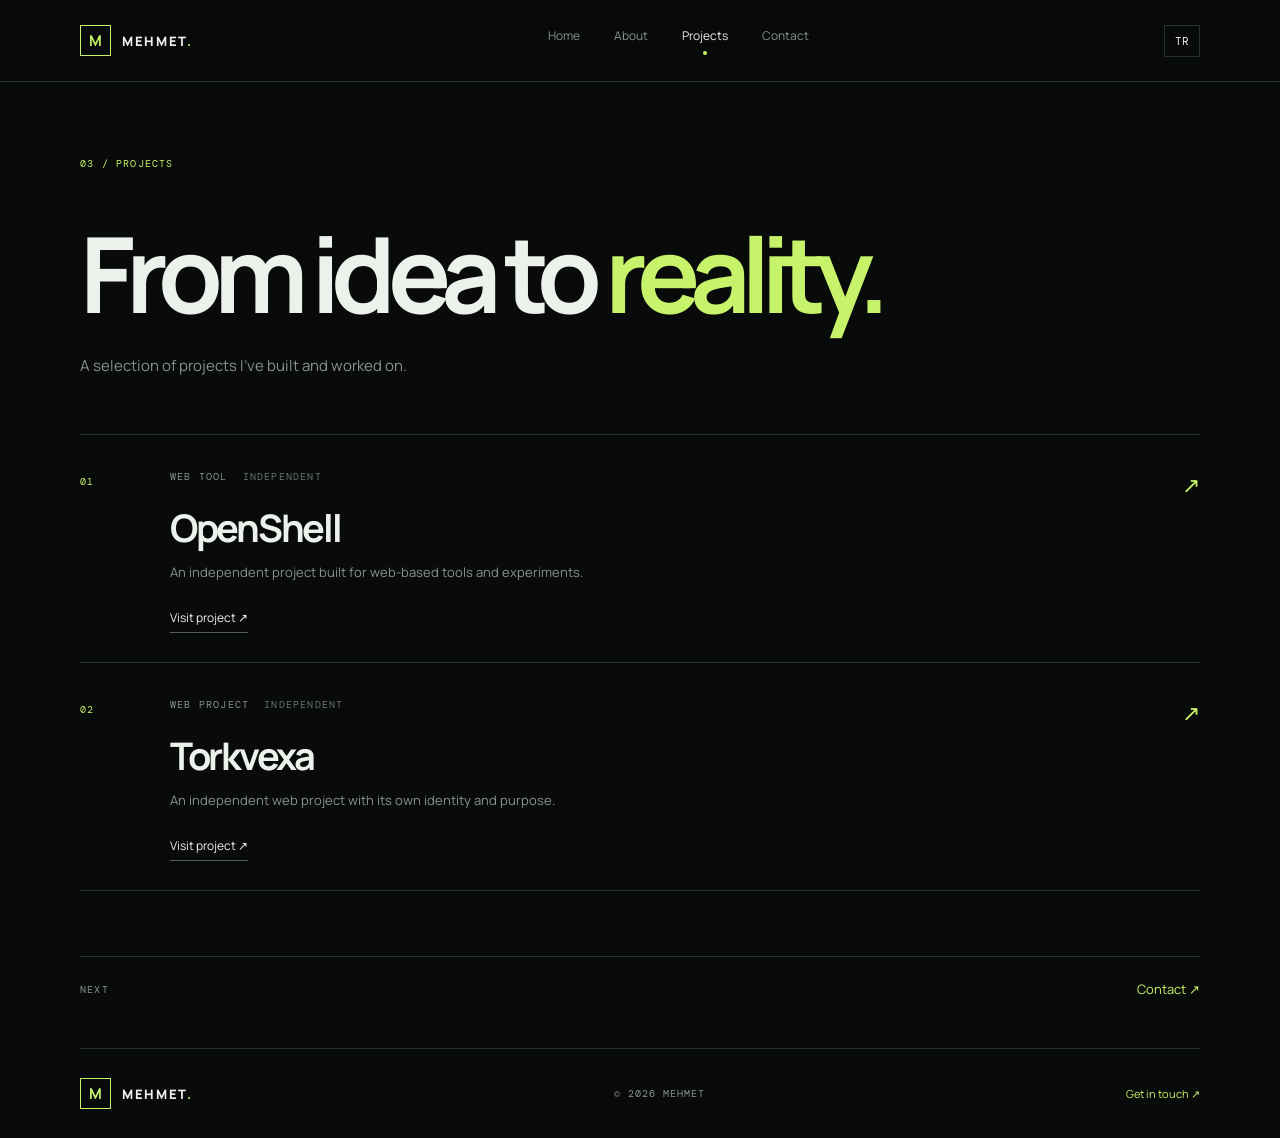
<file: projects.html>
<!doctype html>
<html lang="en"><head><meta charset="utf-8"><meta name="viewport" content="width=device-width, initial-scale=1"><meta name="theme-color" content="#090b0a"><title>Projects — Mehmet</title><link rel="stylesheet" href="assets/css/style.css"><script src="assets/js/main.js" defer></script></head>
<body><header class="site-header"><a class="brand" href="index.html"><span class="brand-mark">M</span><span>MEHMET<span class="brand-dot">.</span></span></a><nav class="nav" id="nav"><a href="index.html" data-tr="Ana Sayfa" data-en="Home">Home</a><a href="about.html" data-tr="Hakkımda" data-en="About">About</a><a class="active" href="projects.html" data-tr="Projeler" data-en="Projects">Projects</a><a href="contact.html" data-tr="İletişim" data-en="Contact">Contact</a></nav><div class="header-actions"><button class="lang-toggle" type="button" aria-label="Change language">TR</button><button class="menu-toggle" type="button" aria-label="Open menu"><span></span><span></span></button></div></header>
<main class="page-wrap inner-page"><div class="page-eyebrow">03 / PROJECTS</div><h1 class="page-title" data-tr="Fikirden <em>ürüne.</em>" data-en="From idea to <em>reality.</em>">From idea to <em>reality.</em></h1><p class="page-intro" data-tr="Üzerinde çalıştığım ve geliştirdiğim bazı projeler." data-en="A selection of projects I've built and worked on.">A selection of projects I've built and worked on.</p>
<div class="work-list">
<article class="work-item" id="openshell"><div class="work-index">01</div><div class="work-main"><div class="work-tags"><span>WEB TOOL</span><span>INDEPENDENT</span></div><h2>OpenShell</h2><p data-tr="Web tabanlı araçlar ve deneyler için geliştirilmiş bağımsız proje." data-en="An independent project built for web-based tools and experiments.">An independent project built for web-based tools and experiments.</p><a class="text-link" href="https://mehmet.is-a.dev/OpenShell" target="_blank" rel="noopener">Visit project ↗</a></div><div class="work-arrow">↗</div></article>
<article class="work-item" id="torkvexa"><div class="work-index">02</div><div class="work-main"><div class="work-tags"><span>WEB PROJECT</span><span>INDEPENDENT</span></div><h2>Torkvexa</h2><p data-tr="Kendi kimliğine ve kullanım amacına sahip bağımsız web projesi." data-en="An independent web project with its own identity and purpose.">An independent web project with its own identity and purpose.</p><a class="text-link" href="https://mehmet.is-a.dev/torkvexa" target="_blank" rel="noopener">Visit project ↗</a></div><div class="work-arrow">↗</div></article>
</div><div class="page-next"><span data-tr="SONRAKİ" data-en="NEXT">NEXT</span><a href="contact.html">Contact ↗</a></div></main>
<footer class="site-footer page-wrap"><a class="brand" href="index.html"><span class="brand-mark">M</span><span>MEHMET<span class="brand-dot">.</span></span></a><span>© 2026 MEHMET</span><a href="contact.html" data-tr="İletişime geç ↗" data-en="Get in touch ↗">Get in touch ↗</a></footer></body></html>
</file>
<file: assets/css/style.css>
@import url('https://fonts.googleapis.com/css2?family=DM+Mono:wght@400;500&family=Manrope:wght@400;500;600;700;800&display=swap');
:root{--bg:#090b0a;--panel:#101411;--text:#edf1eb;--muted:#89938a;--line:#28302a;--accent:#c6f36a;--mono:'DM Mono',monospace;--sans:'Manrope',Arial,sans-serif}
*{box-sizing:border-box}html{scroll-behavior:smooth}body{margin:0;background:var(--bg);color:var(--text);font-family:var(--sans);-webkit-font-smoothing:antialiased}a{color:inherit;text-decoration:none}button{font:inherit}.page-wrap{width:min(1120px,calc(100% - 64px));margin-inline:auto}
.site-header{height:82px;padding:0 max(32px,calc((100vw - 1120px)/2));display:flex;align-items:center;justify-content:space-between;border-bottom:1px solid var(--line);position:relative;z-index:5;background:rgba(9,11,10,.92);backdrop-filter:blur(14px)}
.brand{display:flex;align-items:center;gap:11px;font-size:13px;font-weight:800;letter-spacing:.13em}.brand-mark{width:31px;height:31px;border:1px solid var(--accent);color:var(--accent);display:grid;place-items:center;font-size:15px;font-weight:700;letter-spacing:0}.brand-dot,.accent{color:var(--accent)}
.nav{display:flex;gap:34px}.nav a{font-size:12px;color:var(--muted);transition:.2s}.nav a:hover,.nav a.active{color:var(--text)}.nav a.active:after{content:"";display:block;width:4px;height:4px;background:var(--accent);border-radius:50%;margin:7px auto 0}
.header-actions{display:flex;align-items:center;gap:15px}.lang-toggle{border:1px solid var(--line);background:transparent;color:var(--text);padding:8px 10px;font:11px var(--mono);cursor:pointer}.lang-toggle:hover{border-color:var(--accent);color:var(--accent)}.menu-toggle{display:none;background:none;border:0;padding:8px}.menu-toggle span{display:block;width:22px;height:1px;background:var(--text);margin:5px}
.hero{min-height:660px;padding-top:104px;display:flex;flex-direction:column}.eyebrow,.page-eyebrow,.eyebrow-number,.hero-meta,.hero-index,.strip-label,.project-top,.aside-number,.about-aside,.about-facts>div>span,.work-index,.work-tags,.contact-label,.social-row>span,.page-next>span{font:10px var(--mono);letter-spacing:.12em;color:var(--muted)}
.eyebrow{display:flex;align-items:center;gap:10px}.status-dot{width:7px;height:7px;border-radius:50%;background:var(--accent);box-shadow:0 0 12px #c6f36a88}.hero-kicker{font-size:17px;color:var(--muted);margin:75px 0 0}.hero h1{font-size:clamp(86px,15vw,174px);line-height:.98;letter-spacing:-.095em;margin:0 0 34px;font-weight:700}
.hero-bottom{display:flex;align-items:flex-end;justify-content:space-between;gap:40px}.hero-lead{max-width:500px;color:#b4bdb4;font-size:17px;line-height:1.8;margin:0}.hero-cta{display:flex;align-items:center;gap:27px;margin-top:28px}.button{display:inline-flex;gap:22px;align-items:center;padding:14px 18px;font-size:12px;font-weight:700}.button-primary{background:var(--accent);color:#11170b}.button-primary:hover{background:#d8ff8b}.text-link{font-size:12px;color:var(--text);border-bottom:1px solid #566052;padding-bottom:6px;transition:.2s}.text-link:hover{color:var(--accent);border-color:var(--accent)}.hero-meta{display:grid;grid-template-columns:auto auto;gap:10px 18px;min-width:210px}.hero-meta strong{font:11px var(--mono);color:var(--text);letter-spacing:.04em}.meta-line{grid-column:1/-1;height:1px;background:var(--line);margin:3px 0}.hero-index{margin-top:auto;padding:28px 0 18px;border-bottom:1px solid var(--line);display:flex;justify-content:space-between}
.intro-strip{border-bottom:1px solid var(--line);background:#0d100e}.strip-inner{display:flex;align-items:center;gap:45px;padding-block:26px}.strip-label{color:var(--accent)}.strip-inner p{font-size:14px;color:#c4ccc3;margin:0;flex:1}.strip-inner>a{font-size:20px;color:var(--accent)}
.featured{padding-block:95px 110px}.section-heading{display:flex;align-items:flex-end;justify-content:space-between;margin-bottom:35px}.eyebrow-number{color:var(--accent)}h2{font-size:34px;letter-spacing:-.06em;margin:13px 0 0}.project-grid{display:grid;grid-template-columns:1fr 1fr;gap:16px}.project-card{min-height:220px;background:var(--panel);border:1px solid var(--line);padding:25px;transition:.25s}.project-card:hover{border-color:#829c58;transform:translateY(-3px)}.project-top{display:flex;justify-content:space-between}.project-card h3{font-size:29px;letter-spacing:-.06em;margin:48px 0 7px}.project-card h3 span{float:right;color:var(--accent);font-size:18px}.project-card p{font-size:12px;color:var(--muted);margin:0}
.site-footer{min-height:90px;border-top:1px solid var(--line);display:flex;align-items:center;justify-content:space-between}.site-footer>span{font:10px var(--mono);color:var(--muted);letter-spacing:.1em}.site-footer>a:last-child{font-size:11px;color:var(--accent)}
.inner-page{padding-top:75px;min-height:calc(100vh - 172px)}.page-eyebrow{color:var(--accent)}.page-title{font-size:clamp(54px,9vw,105px);letter-spacing:-.085em;line-height:1.05;margin:48px 0 54px;max-width:900px}.page-title em{font-style:normal;color:var(--accent)}.about-layout{display:grid;grid-template-columns:1fr 2.5fr;border-top:1px solid var(--line);padding-top:28px;gap:35px}.about-aside{display:flex;flex-direction:column;gap:15px}.aside-number{color:var(--accent)}.about-copy{max-width:720px}.large-copy{font-size:clamp(20px,3vw,29px);line-height:1.55;letter-spacing:-.04em;margin:0 0 25px}.about-copy>p:not(.large-copy){font-size:14px;color:var(--muted);line-height:1.9;max-width:650px}.about-facts{display:grid;grid-template-columns:repeat(3,1fr);gap:20px;margin-top:55px;padding-top:24px;border-top:1px solid var(--line)}.about-facts>div>span{color:var(--accent)}.about-facts strong{display:block;font-size:13px;margin-top:15px}.about-facts p{font-size:11px;line-height:1.7;color:var(--muted)}
.page-intro{font-size:15px;color:var(--muted);max-width:570px;line-height:1.8;margin:-30px 0 55px}.work-list{border-top:1px solid var(--line)}.work-item{display:grid;grid-template-columns:70px 1fr 50px;gap:20px;padding:35px 0;border-bottom:1px solid var(--line);transition:.2s}.work-index{color:var(--accent);padding-top:5px}.work-tags{display:flex;gap:15px}.work-tags span+span{color:#687269}.work-main h2{font-size:38px;margin:18px 0 8px}.work-main p{font-size:13px;color:var(--muted);line-height:1.7;max-width:540px;margin:0 0 22px}.work-arrow{font-size:22px;color:var(--accent);text-align:right}.page-next{display:flex;justify-content:space-between;align-items:center;border-top:1px solid var(--line);margin-top:65px;padding:23px 0 50px}.page-next>span{color:var(--muted)}.page-next>a{font-size:13px;color:var(--accent)}
.contact-panel{display:flex;justify-content:space-between;align-items:flex-end;gap:20px;padding:30px;background:var(--panel);border:1px solid var(--line);margin-top:20px}.contact-label{color:var(--accent);display:block;margin-bottom:16px}.email-link{font-size:clamp(17px,3vw,27px);letter-spacing:-.04em}.email-link:hover{color:var(--accent)}.contact-note{font-size:11px;color:var(--muted)}.social-row{display:flex;gap:28px;align-items:center;margin-top:35px}.social-row>span{margin-right:auto;color:var(--muted)}.social-row>a{font-size:12px;color:#cbd2ca}.social-row>a:hover{color:var(--accent)}
@media(max-width:700px){.page-wrap{width:calc(100% - 40px)}.site-header{height:70px;padding:0 20px}.menu-toggle{display:block}.nav{display:none;position:absolute;top:69px;left:0;right:0;background:#0d100e;border-bottom:1px solid var(--line);padding:20px;flex-direction:column;gap:22px}.nav.open{display:flex}.nav a.active:after{display:none}.hero{min-height:630px;padding-top:75px}.hero-kicker{margin-top:65px}.hero h1{font-size:clamp(78px,19vw,130px)}.hero-bottom{display:block}.hero-lead{font-size:15px}.hero-meta{margin-top:48px;max-width:240px}.hero-index{margin-top:65px;font-size:8px}.strip-inner{gap:15px}.strip-label{font-size:8px}.strip-inner p{font-size:11px}.featured{padding-block:70px}.section-heading{align-items:flex-start;gap:20px}.section-heading h2{font-size:27px}.section-heading>.text-link{font-size:10px;white-space:nowrap;margin-top:22px}.project-grid{grid-template-columns:1fr}.project-card{min-height:190px}.project-card h3{margin-top:35px}.site-footer{gap:12px;flex-wrap:wrap;padding-block:20px}.site-footer .brand{font-size:11px}.site-footer>span{font-size:8px}.site-footer>a:last-child{font-size:10px}.inner-page{padding-top:55px}.page-title{margin:38px 0 40px}.about-layout{grid-template-columns:1fr;gap:25px}.about-aside{flex-direction:row;justify-content:space-between}.large-copy{font-size:21px}.about-facts{grid-template-columns:1fr;gap:8px;margin-top:35px}.about-facts>div{display:grid;grid-template-columns:35px 110px 1fr;align-items:center}.about-facts strong{margin:0}.about-facts p{margin:8px 0}.page-intro{margin-top:-20px;margin-bottom:38px}.work-item{grid-template-columns:32px 1fr 20px;gap:10px;padding:27px 0}.work-main h2{font-size:31px}.work-main p{font-size:12px}.work-tags{font-size:8px}.contact-panel{display:block;padding:23px}.contact-note{margin-top:25px}.social-row{gap:15px;flex-wrap:wrap}.social-row>span{width:100%;margin-bottom:5px}}
@media(prefers-reduced-motion:reduce){html{scroll-behavior:auto}*,*:before,*:after{transition:none!important;animation:none!important}}
</file>
